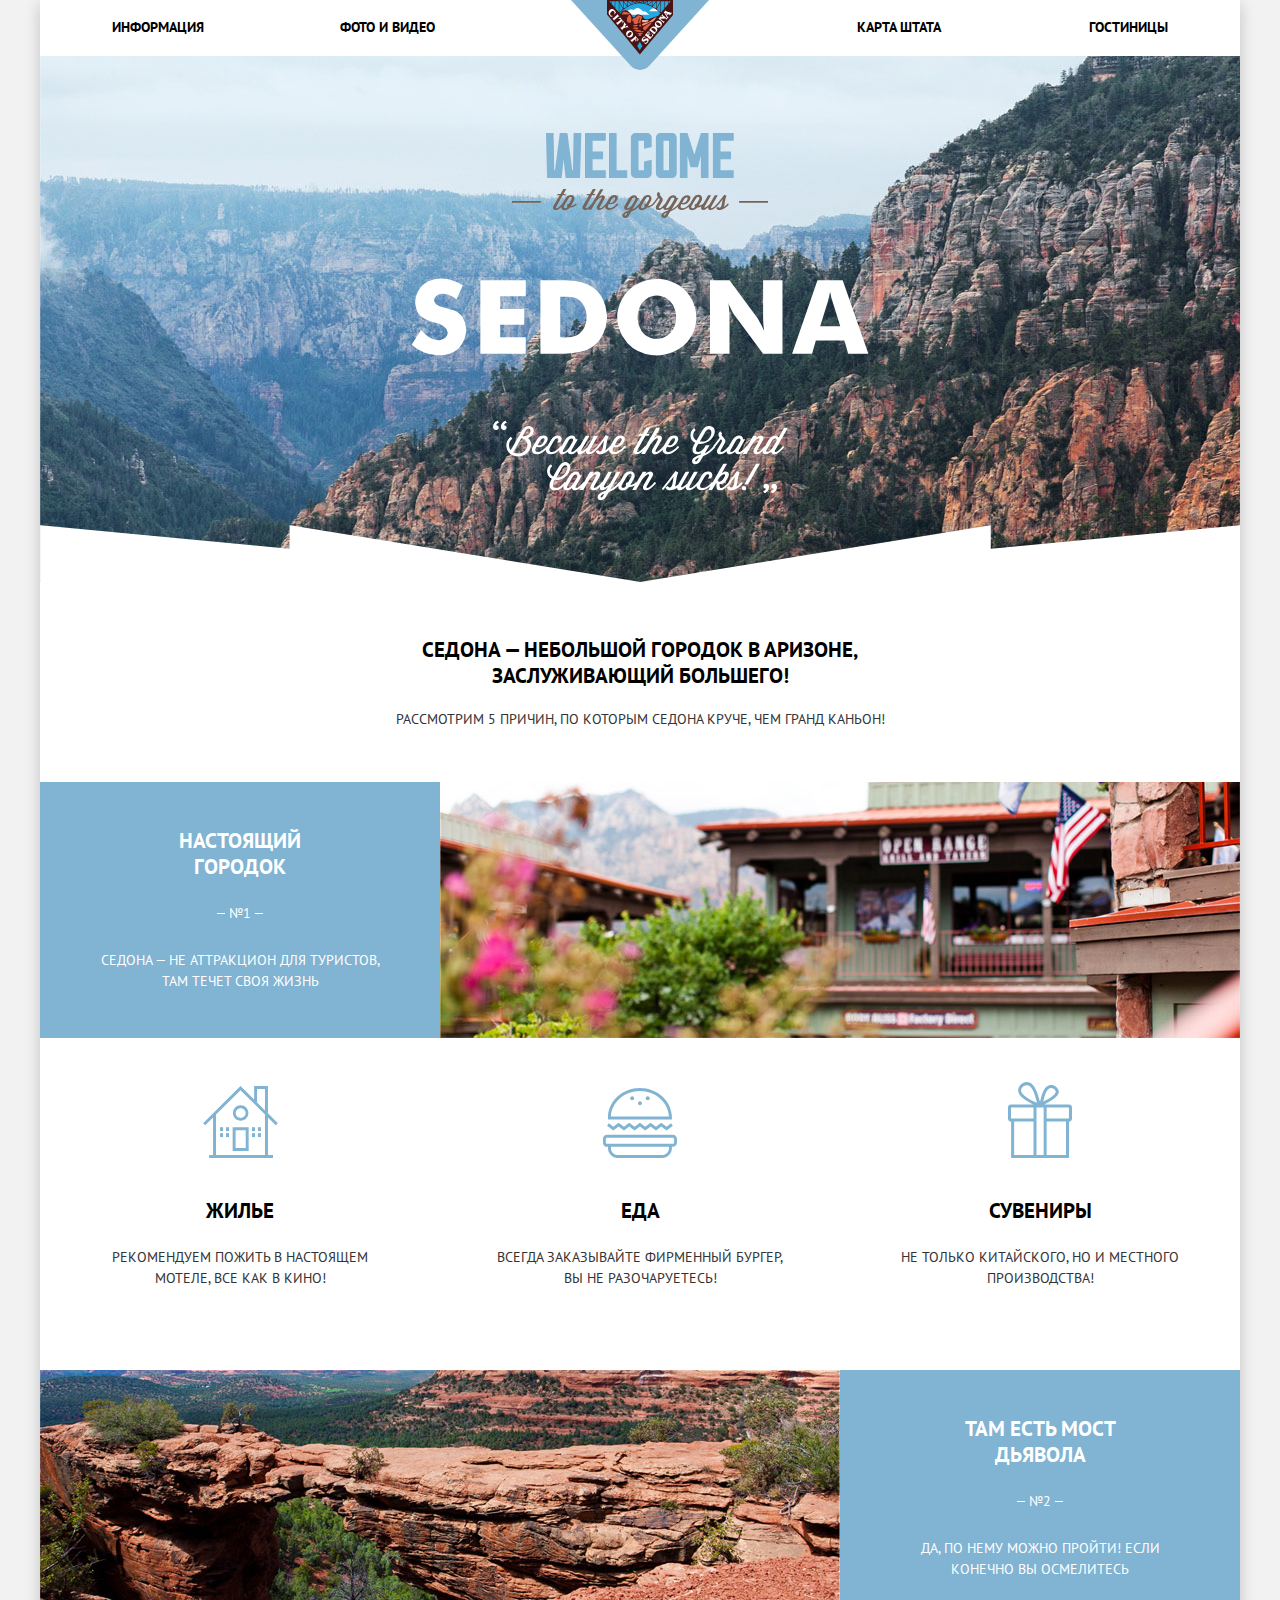
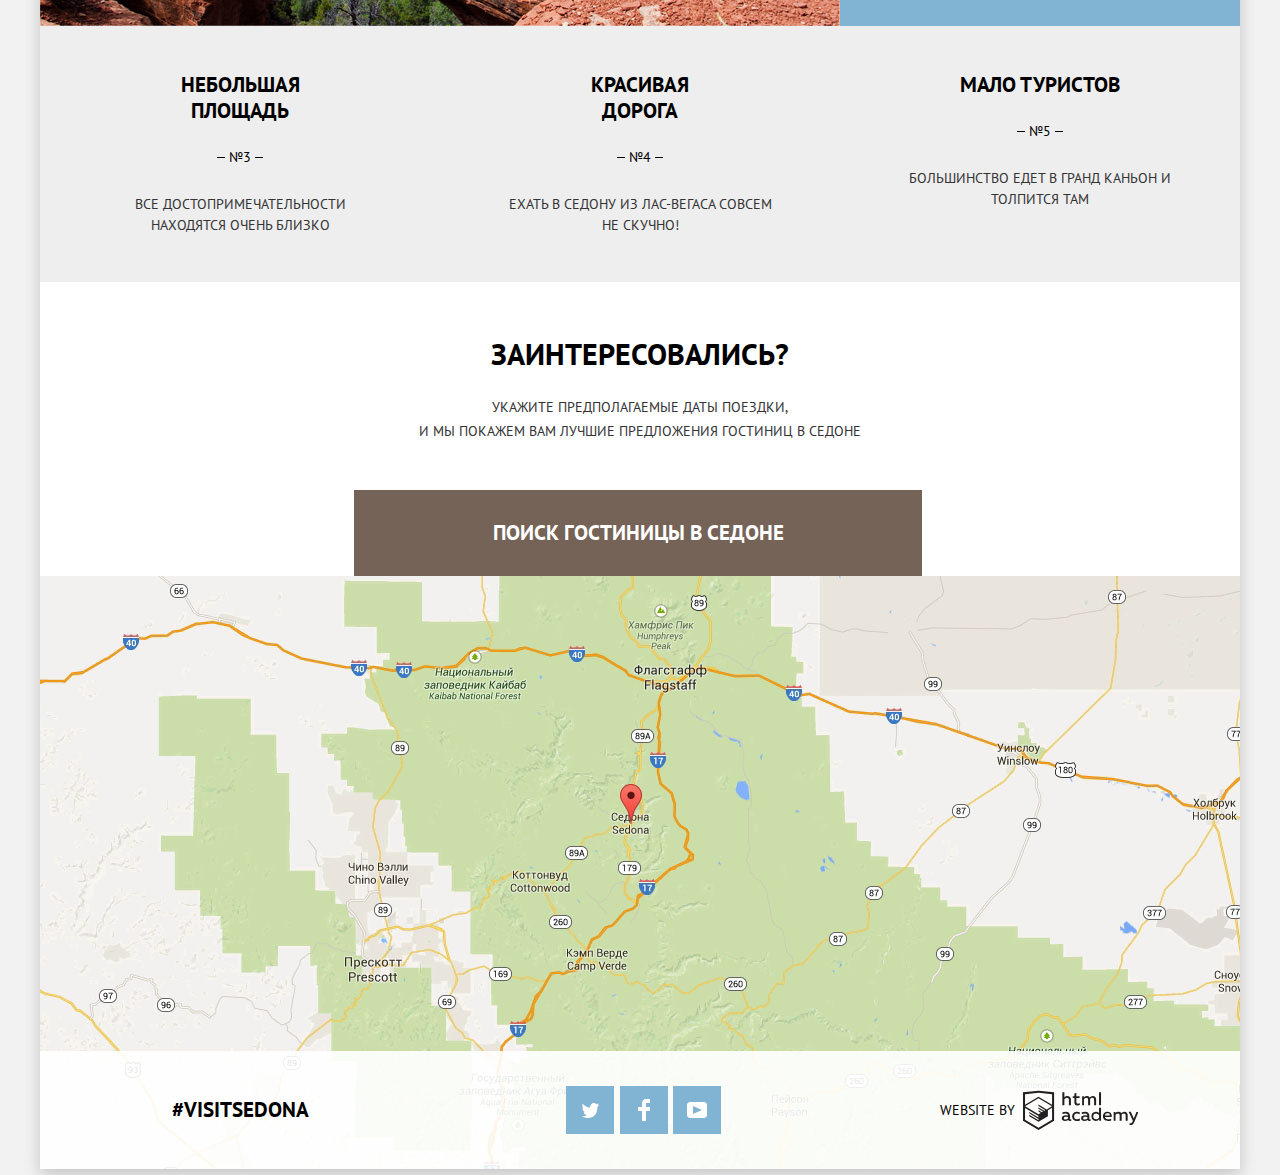
<file: index.html>
<!DOCTYPE html>
<html lang="ru">

	<head>
		<meta charset="utf-8">
		<title>Седона</title>
		<link rel="preconnect" href="https://fonts.googleapis.com">
		<link rel="preconnect" href="https://fonts.gstatic.com" crossorigin>
		<link href="https://fonts.googleapis.com/css2?family=PT+Sans:wght@400;700&display=swap" rel="stylesheet">
		<link href="css/normalize.css" rel="stylesheet">
		<link href="css/style.css" rel="stylesheet">
	</head>
	
	<body>
		
		<div class="main-container">
		
			<!-- HEADER -->
			
			<header class="main-header">
			
				<nav class="main-navigation">
				
					<a class="main-logo" href="#">
						<img src="svg/logo.svg" width="138" height="70" alt="Логотип">
					</a>
				
					<ul class="site-navigation site-navigation-left">				
						<li><a href="info.html">Информация</a></li>
						<li><a href="media.html">Фото и видео</a></li>
					</ul>
					
					<ul class="site-navigation site-navigation-right">				
						<li><a href="map.html">Карта штата</a></li>
						<li><a href="hotels.html">Гостиницы</a></li>
					</ul>
				
				</nav>
			
			</header>
			
			<!-- MAIN -->
			
			<main class="container">
			
			<h1 class="visually-hidden">Sedona</h1>
			
				<!-- GREETINGS SECTION -->
				
				<section class="greetings">
					
					<h2 class="visually-hidden">Welcome to the georgeous Sedona</h2>
					
					<ul class="slogan">
					
						<li>
							<img src="svg/slogan-welcome.svg" width="258" height="86" alt="Welcome to the georgeous">
						</li>
						
						<li>
							<img src="svg/slogan-sedona.svg" width="460" height="78" alt="Sedona">
						</li>
						
						<li>
							<img src="svg/slogan-because.svg" width="297" height="81" alt="Because the grand canyon sucks">
						</li>

					</ul>
				
				</section>
				
				<!-- FEATURES SECTION -->
				
				<section class="features">
				
					<h2 class="visually-hidden">Преимущества</h2>
					
					<b class="bold-header">
					Седона — небольшой городок в Аризоне, заслуживающий большего!
					</b>
					
					<p class="description">
					Рассмотрим 5 причин, по которым Седона круче, чем Гранд Каньон!
					</p>
				
					<!-- LIST OF FEATURES -->
					
					<ul class="features-list">
					
						<li class="feature-item feature-item-blue">
						
							<h3>Настоящий городок</h3>						
							<b class="feature-number">№1</b>
							<p class="description">
							Седона — не аттракцион для туристов, там течет своя жизнь
							</p>
						
						</li>
						
						<li class="feature-image">
						
							<img src="img/city.jpg" width="800" height="256" alt="City">
						
						</li>
						
						<li class="feature-bonus feature-bonus-appartement">
						
							<h3>Жилье</h3>
							<p class="description">
							Рекомендуем пожить в настоящем мотеле, все как в кино!
							</p>
						
						</li>
						
						<li class="feature-bonus feature-bonus-food">
						
							<h3>Еда</h3>
							<p class="description">
							Всегда заказывайте фирменный бургер, вы не разочаруетесь!
							</p>
						
						</li>
						
						<li class="feature-bonus feature-bonus-souvenirs">
						
							<h3>Сувениры</h3>
							<p class="description">
							Не только китайского, но и местного производства!
							</p>
						
						</li>
						
						<li class="feature-image">
						
							<img src="img/devils-bridge.jpg" width="800" height="256" alt="Bridge">
						
						</li>
						
						<li class="feature-item feature-item-blue">
						
							<h3>Там есть мост дьявола</h3>						
							<b class="feature-number">№2</b>
							<p class="description">
							Да, по нему можно пройти! Если конечно вы осмелитесь
							</p>
						
						</li>
						
						<li class="feature-item feature-item-grey">
						
							<h3>Небольшая площадь</h3>						
							<b class="feature-number">№3</b>
							<p class="description">
							Все достопримечательности находятся очень близко
							</p>
						
						</li>
						
						<li class="feature-item feature-item-grey">
						
							<h3>Красивая дорога</h3>						
							<b class="feature-number">№4</b>
							<p class="description">
							Ехать в Седону из Лас-Вегаса совсем не скучно!
							</p>
						
						</li>
						
						<li class="feature-item feature-item-grey">
						
							<h3>Мало туристов</h3>						
							<b class="feature-number">№5</b>
							<p class="description">
							Большинство едет в Гранд Каньон и толпится там
							</p>
						
						</li>
					
					</ul>
				
				</section>
				
				<!-- RESERVATION SECTION -->
				
				<section class="reservation">
				
					<h2>Заинтересовались?</h2>
					
					<p class="description">
					Укажите предполагаемые даты поездки,<br>
					и мы покажем вам лучшие предложения гостиниц в Седоне
					</p>
					
					<a class="button button-reservation" href="reservation.html">Поиск гостиницы в Седоне</a>
					
				</section>
				
				<!-- MODAL -->
			
				<section class="reservation-modal">
					
					<h2 class="visually-hidden">Поиск гостиницы</h2>
					
						<!-- RESERVATION FORM -->
						
						<form class="reservation-form" action="https://echo.htmlacademy.ru" method="get">
						
							<p class="reservation-field reservation-field-dates">
							
								<button class="reservation-icon-calendar" type="button">Кнопка выбора даты заезда</button>																								
								<label for="date-arrival-id">Дата заезда:</label>								
								<input type="text" name="date-arrival" id="date-arrival-id" value="" placeholder="01.01.2023">
								
							</p>
							
							<p class="reservation-field reservation-field-dates">
							
								<button class="reservation-icon-calendar" type="button">Кнопка выбора даты выезда</button>																
								<label for="date-departure-id">Дата выезда:</label>
								<input type="text" name="date-departure" id="date-departure-id" value="" placeholder="02.01.2023">								
								
							</p>
							
							<div class="reservation-fields-container">
							
								<p class="reservation-field reservation-field-guests">
								
									<label for="adults-id">Взрослые:</label>
									
									<button class="reservation-counter-icon icon-minus" type="button">
										<span>-</span>
									</button>
									
									<input type="text" name="adults" id="adults-id" placeholder="1">
									
									<button class="reservation-counter-icon icon-plus" type="button">
										<span>+</span>
									</button>
									
								</p>
								
								<p class="reservation-field reservation-field-guests reservation-field-kids">
								
									<label for="kids-id">Дети:</label>
									
									<button class="reservation-counter-icon icon-minus" type="button">
										<span>-</span>
									</button>
									
									<input type="text" name="kids" id="kids-id" placeholder="1">
									
									<button class="reservation-counter-icon icon-plus" type="button">
										<span>+</span>
									</button>
									
								</p>
								
							</div>	
							
						<button class="button button-search" type="submit">Найти</button>
					
					</form>
					
				</section>
				
				<!-- MAP SECTION -->
				
				<section class="map">
				
					<h2 class="visually-hidden">Карта проезда</h2>
					
					<p>
						<img src="img/map.jpg" width="1200" height="593" alt="Карта проезда">
					</p>
				
				</section>
			
			</main>
			
			<!-- FOOTER -->
			
			<footer class="main-footer index-footer">
			
				<a class="footer-hashtag" href="#">#VISITSEDONA</a>				
												
				<ul class="footer-social">
				
					<li>
						<a class="social-button" href="#">
							<img src="svg/icon-twitter.svg" alt="Twitter" width="17" height="15">
							<span class="visually-hidden">"Twitter"</span>
						</a>
					</li>
					
					<li>
						<a class="social-button" href="#">
							<img src="svg/icon-facebook.svg" alt="Facebook" width="12" height="22">
							<span class="visually-hidden">"Facebook"</span>
						</a>
					</li>
					
					<li>
						<a class="social-button" href="#">
							<img src="svg/icon-youtube.svg" alt="YouTube" width="20" height="16">
							<span class="visually-hidden">"Youtube"</span>
						</a>
					</li>
					
				</ul>
									
				<a class="footer-copyright" href="https://htmlacademy.ru/intensive/htmlcss">
				
					<span>Website by</span>
					
					<svg xmlns="http://www.w3.org/2000/svg" width="115" height="41" viewBox="0 0 113 39"><path d="M401.93,351.51a2.07,2.07,0,0,0,.58-0.11v1.4a3.41,3.41,0,0,1-1.24.22,1.75,1.75,0,0,1-1.75-1,5.08,5.08,0,0,1-3.3,1.13c-1.59,0-3.06-.87-3.06-2.68,0-2.24,2.08-2.93,3.9-2.93a11.63,11.63,0,0,1,2.28.26v-0.31c0-1.09-.8-1.86-2.3-1.86a7.79,7.79,0,0,0-3.15.67v-1.79a10.72,10.72,0,0,1,3.35-.58c2.48,0,4,1.18,4,3.83v3.14A0.57,0.57,0,0,0,401.93,351.51Zm-6.76-1.19a1.42,1.42,0,0,0,1.64,1.29,3.56,3.56,0,0,0,2.53-1V349.1a10.21,10.21,0,0,0-1.9-.22C396.34,348.89,395.17,349.23,395.17,350.33Z" transform="translate(-355.09 -323.29)" /><path d="M408.15,343.91a5.29,5.29,0,0,1,2.7.67v1.79a4.28,4.28,0,0,0-2.42-.73,2.89,2.89,0,1,0,0,5.76,5.26,5.26,0,0,0,2.55-.67v1.8a6.58,6.58,0,0,1-2.9.6,4.42,4.42,0,0,1-4.72-4.54A4.54,4.54,0,0,1,408.15,343.91Z" transform="translate(-355.09 -323.29)" /><path d="M420.93,351.51a2.07,2.07,0,0,0,.58-0.11v1.4a3.41,3.41,0,0,1-1.24.22,1.75,1.75,0,0,1-1.75-1,5.08,5.08,0,0,1-3.3,1.13c-1.59,0-3.06-.87-3.06-2.68,0-2.24,2.08-2.93,3.9-2.93a11.63,11.63,0,0,1,2.28.26v-0.31c0-1.09-.8-1.86-2.3-1.86a7.79,7.79,0,0,0-3.15.67v-1.79a10.72,10.72,0,0,1,3.35-.58c2.48,0,4,1.18,4,3.83v3.14A0.57,0.57,0,0,0,420.93,351.51Zm-6.76-1.19a1.42,1.42,0,0,0,1.64,1.29,3.56,3.56,0,0,0,2.53-1V349.1a10.21,10.21,0,0,0-1.9-.22C415.33,348.89,414.17,349.23,414.17,350.33Z" transform="translate(-355.09 -323.29)" /><path d="M431.76,340.14V352.9H430v-1.39a4.07,4.07,0,0,1-3.35,1.62,4.62,4.62,0,0,1,0-9.22,4,4,0,0,1,3.15,1.37v-5.14h2ZM427,345.62a2.9,2.9,0,0,0,0,5.8,3,3,0,0,0,2.79-1.84v-2.13A3.06,3.06,0,0,0,427,345.62Z" transform="translate(-355.09 -323.29)" /><path d="M438.08,343.91c3.48,0,4.68,2.81,4.12,5.34h-6.58c0.22,1.57,1.75,2.22,3.35,2.22a6.41,6.41,0,0,0,2.77-.62v1.68a7.5,7.5,0,0,1-3.14.6c-2.68,0-5-1.53-5-4.61A4.39,4.39,0,0,1,438.08,343.91Zm0.09,1.62a2.39,2.39,0,0,0-2.57,2.26h4.85A2.06,2.06,0,0,0,438.17,345.53Z" transform="translate(-355.09 -323.29)" /><path d="M444.19,352.9v-8.75h1.73v1.09a4,4,0,0,1,2.92-1.33,3,3,0,0,1,2.73,1.4,4.33,4.33,0,0,1,3.06-1.4,3.21,3.21,0,0,1,3.32,3.52v5.47h-2v-5.41a1.67,1.67,0,0,0-1.73-1.84,2.94,2.94,0,0,0-2.17,1.18c0,0.2,0,.4,0,0.6v5.47h-2v-5.41a1.67,1.67,0,0,0-1.73-1.84,3.11,3.11,0,0,0-2.32,1.35v5.91h-2Z" transform="translate(-355.09 -323.29)" /><path d="M466.56,344.15h2l-4.1,9.93c-0.95,2.28-2.19,3-3.52,3a5,5,0,0,1-1.15-.15v-1.66a3,3,0,0,0,.89.13c0.95,0,1.66-.67,2.17-2l0.18-.44-4.16-8.82H461l3,6.6Z" transform="translate(-355.09 -323.29)" /><path d="M395.75,324.82v5a4,4,0,0,1,2.83-1.2,3.41,3.41,0,0,1,3.61,3.57v5.41h-2v-5.16a1.9,1.9,0,0,0-2-2.1,3.08,3.08,0,0,0-2.44,1.46v5.8h-2V324.82h2Z" transform="translate(-355.09 -323.29)" /><path d="M407.52,325.71v3.12h3.17v1.71h-3.17v4c0,1.15.53,1.53,1.66,1.53a4.71,4.71,0,0,0,1.77-.35v1.68a7.14,7.14,0,0,1-2.35.38,2.68,2.68,0,0,1-3-2.88v-4.38H404v-1.71h1.57v-2.64Z" transform="translate(-355.09 -323.29)" /><path d="M413.19,337.58v-8.75h1.73v1.09a4,4,0,0,1,2.92-1.33,3,3,0,0,1,2.73,1.4,4.33,4.33,0,0,1,3.06-1.4,3.21,3.21,0,0,1,3.32,3.52v5.47h-2v-5.41a1.67,1.67,0,0,0-1.73-1.84,2.94,2.94,0,0,0-2.17,1.18c0,0.2,0,.4,0,0.6v5.47h-2v-5.41a1.67,1.67,0,0,0-1.73-1.84,3.11,3.11,0,0,0-2.32,1.35v5.91h-2Z" transform="translate(-355.09 -323.29)" /><rect x="74.72" y="1.52" width="1.95" height="12.76" /><path d="M370.53,323.31l-0.16,0-15.28,1.6v28L370.37,362l15.28-9.09v-28Zm13.12,28.45-13.28,7.9-13.28-7.9V340.28l13.22,7.87,0,1.43-9.07-5.4v1.38l9.11,5.47,0,1.46-9.1-5.42v1.38l9.11,5.47h0l9.19-5.5v-1.39h0v-4.52l4.1-2.45v11.67Zm0-13.16L380,340.74h0l-1.68,1-8-4.76v1.38l6.84,4.07-0.06,0-0.15.09-1,.57-5.64-3.36v1.38l4.45,2.65-1.05.7,0,0-3.36-2v1.38l2.21,1.3-2.25,1.35-13.16-7.82,13.17-7.92h0Zm0-1.39-13.35-7.87h0l-13.2,7.86v-10.5l13.28-1.39,13.28,1.39v10.51Z" transform="translate(-355.09 -323.29)" /></svg>  
					
				</a>				
			
			</footer>
		
		</div>
		
		<!-- JS Scrypt -->
		
		<!-- Commentary 8 -->
		
		<!-- Commentary 14 -->
		
		<!-- Commentary 20 -->
		
		<script src="js/modal-sedona.js"></script>				
	
	<!-- END OF DOCUMENT -->
	
	</body>
	
</html>
</file>
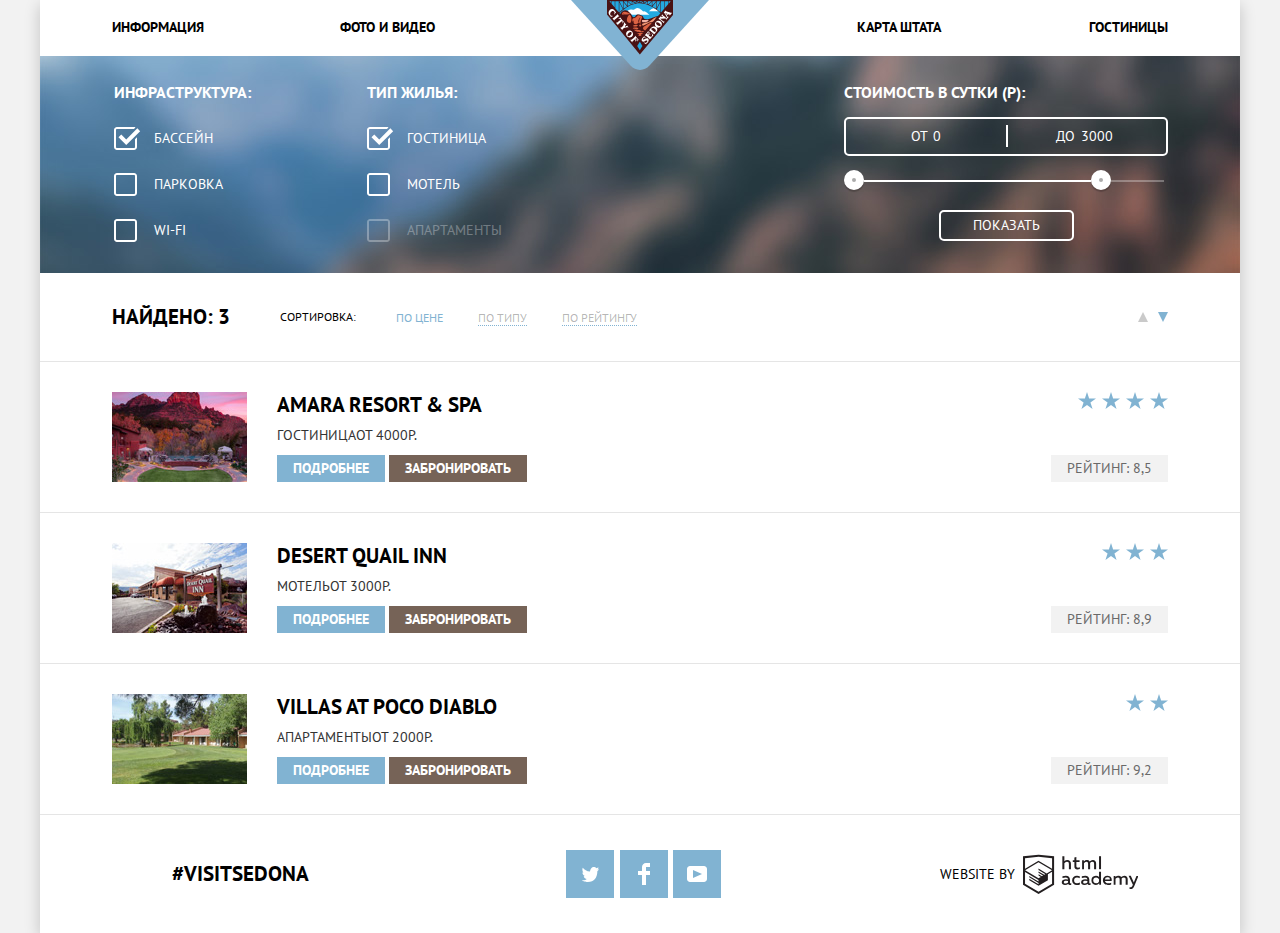
<file: hotels.html>
<!DOCTYPE html>
<html lang="ru">

	<head>
		<meta charset="utf-8">
		<title>Гостиницы</title>
		<link rel="preconnect" href="https://fonts.googleapis.com">
		<link rel="preconnect" href="https://fonts.gstatic.com" crossorigin>
		<link href="https://fonts.googleapis.com/css2?family=PT+Sans:wght@400;700&display=swap" rel="stylesheet">
		<link href="css/normalize.css" rel="stylesheet">
		<link href="css/style.css" rel="stylesheet">
	</head>
	
	<body>
		
		<div class="main-container main-container-hotels">
		
			<!-- HEADER -->
			
			<header class="main-header">
			
				<nav class="main-navigation">
				
					<a class="main-logo" href="index.html">
						<img src="svg/logo.svg" width="138" height="70" alt="Логотип">
					</a>
				
					<ul class="site-navigation site-navigation-left">				
						<li><a href="info.html">Информация</a></li>
						<li><a href="media.html">Фото и видео</a></li>
					</ul>
					
					<ul class="site-navigation site-navigation-right">				
						<li><a href="map.html">Карта штата</a></li>
						<li><a href="hotels.html">Гостиницы</a></li>
					</ul>
				
				</nav>
			
			</header>
			
			<!-- MAIN -->
			
			<main class="container">
			
			<h1 class="visually-hidden">Гостиницы</h1>
			
				<!-- SEARCH FORM SECTION -->
				
				<section class="hotel-search-form">
					
					<h2 class="visually-hidden">Поиск жилья</h2>
					
					<!-- FORM -->
					
					<form class="filter" action="https://echo.htmlacademy.ru" method="get" >
					
						<!-- SECTION 1 -->
												
						<fieldset>						
							
							<legend>Инфраструктура:</legend>				
								
								<ul>
								
									<li class="filter-option">
										<input class="visually-hidden filter-checkbox" type="checkbox" name="pool" id="pool-id"
											checked>
										<label for="pool-id">Бассейн</label>
									</li>
									
									<li class="filter-option">
										<input class="visually-hidden filter-checkbox" type="checkbox" name="parking" id="parking-id">
										<label for="parking-id">Парковка</label>
									</li>
									
									<li class="filter-option">
										<input class="visually-hidden filter-checkbox" type="checkbox" name="wi-fi" id="wi-fi-id">
										<label for="wi-fi-id">Wi-Fi</label>
									</li>
									
								</ul>
								
						</fieldset>
						
						<!-- SECTION 2 -->
						
						<fieldset>
						
							<legend>Тип жилья:</legend>				
								
								<ul>
								
									<li class="filter-option">
										<input class="visually-hidden filter-checkbox" type="checkbox" name="hotel" id="hotel-id"
											checked>
										<label for="hotel-id">Гостиница</label>
									</li>
									
									<li class="filter-option">
										<input class="visually-hidden filter-checkbox" type="checkbox" name="motel" id="motel-id">
										<label for="motel-id">Мотель</label>
									</li>
									
									<li class="filter-option">
										<input class="visually-hidden filter-checkbox" type="checkbox" name="apartments" id="apartments-id" disabled>
										<label for="apartments-id">Апартаменты</label>
									</li>
									
								</ul>
								
						</fieldset>	
						
						<div class="filter-range">
						
							<b>Стоимость в сутки (р):</b>
							
							<p class="price-controls">
							
								<label class="min-price">
									от <input type="text" name="min-price" value="0">
								</label>
								
								<label class="max-price">
									до <input type="text" name="max-price" value="3000">
								</label>
								
							</p>
							
							<div class="range-controls">
							
								<div class="range-toggle" tabindex="0"></div>
								<span class="bar"></span>
								<div class="range-toggle" tabindex="0"></div>
								
							</div>
													
							<button class="button button-filter" type="submit">Показать</button>
							
						</div>
						
					</form>
				
				</section>
				
				<!-- RESULT SECTION -->
				
				<section class="result">
					
					<h2 class="visually-hidden">Результаты поиска</h2>
					
					<!-- RESULT HEADER -->
					
					<div class="result-header">
					
						<b>Найдено: 3</b>
						
						<span>Сортировка:</span>
						
						<ul class="sort-method">
							<li class="sort-method-current"><a>По цене</a></li>
							<li><a href="#">По типу</a></li>
							<li><a href="#">По рейтингу</a></li>
						</ul>
					
						<ul class="sort-direction">
							<li><a class="sort-direction-inactive"></a></li>
							<li><a class="sort-direction-current" href="#"></a></li>
						</ul>
					
					</div>
					
					<!-- RESULT ITEMS LIST -->
					
					<ul class="result-list">
					
						<!-- RESULT 1 -->
					
						<li class="result-item">
							
							<p class="result-item-image">
								<img src="img/amara-resort.jpg" width="135" height="90" alt="amara-resort">
							</p>
							
							<div class="result-item-description">
							
								<h3>Amara resort & spa</h3>							
								
								<div class = "result-item-description-container">
									<span class="description">Гостиница</span>
									<span class="description">от 4000р.</span>
								</div>
								
								<div class = "result-item-description-container">
									<a class="button" href="amara-resort.html">Подробнее</a>
									<a class="button button-brown" href="booking.html">Забронировать</a>
								</div>
							
							</div>
							
							<div class="result-item-rating">
								
								<p>
									<span class="star-icon"></span>
									<span class="star-icon"></span>
									<span class="star-icon"></span>
									<span class="star-icon"></span>
								</p>
								
								<span class="description rating-grade">Рейтинг: 8,5</span>
							
							</div>
					
						</li>
						
						<!-- RESULT 2 -->
					
						<li class="result-item">
							
							<p class="result-item-image">
								<img src="img/desert-quail-inn.jpg" width="135" height="90" alt="desert-quail-inn">
							</p>
							
							<div class="result-item-description">
							
								<h3>Desert Quail Inn</h3>

								<div class = "result-item-description-container">
									<span class="description">Мотель</span>
									<span class="description">от 3000р.</span>
								</div>
								
								<div class = "result-item-description-container">
									<a class="button" href="amara-resort.html">Подробнее</a>
									<a class="button button-brown" href="booking.html">Забронировать</a>
								</div>
							
							</div>
							
							<div class="result-item-rating">
								
								<p>
									<span class="star-icon"></span>
									<span class="star-icon"></span>
									<span class="star-icon"></span>
								</p>
								
								<span class="description rating-grade">Рейтинг: 8,9</span>
							
							</div>
					
						</li>
						
						<!-- RESULT 3 -->
					
						<li class="result-item">
							
							<p class="result-item-image">
								<img src="img/villas-at-poco-diablo.jpg" width="135" height="90" alt="villas-at-poco-diablo">
							</p>
							
							<div class="result-item-description">
							
								<h3>Villas at Poco Diablo</h3>	

								<div class = "result-item-description-container">
									<span class="description">Апартаменты</span>
									<span class="description">от 2000р.</span>
								</div>
								
								<div class = "result-item-description-container">
									<a class="button" href="amara-resort.html">Подробнее</a>
									<a class="button button-brown" href="booking.html">Забронировать</a>
								</div>
								
							
							</div>
							
							<div class="result-item-rating">
								
								<p>
									<span class="star-icon"></span>
									<span class="star-icon"></span>
								</p>
								
								<span class="description rating-grade">Рейтинг: 9,2</span>
							
							</div>
					
						</li>
					
					</ul>
					
					<!-- END OF RESULT ITEMS LIST -->
				
				</section>
			
			</main>
			
			<!-- FOOTER -->
			
			<footer class="main-footer">
			
				<a class="footer-hashtag" href="#">#VISITSEDONA</a>				
												
				<ul class="footer-social">
				
					<li>
						<a class="social-button" href="#">
							<img src="svg/icon-twitter.svg" alt="Twitter" width="17" height="15">
							<span class="visually-hidden">"Twitter"</span>
						</a>
					</li>
					
					<li>
						<a class="social-button" href="#">
							<img src="svg/icon-facebook.svg" alt="Facebook" width="12" height="22">
							<span class="visually-hidden">"Facebook"</span>
						</a>
					</li>
					
					<li>
						<a class="social-button" href="#">
							<img src="svg/icon-youtube.svg" alt="YouTube" width="20" height="16">
							<span class="visually-hidden">"Youtube"</span>
						</a>
					</li>
					
				</ul>
									
				<a class="footer-copyright" href="https://htmlacademy.ru/intensive/htmlcss">
				
					<span>Website by</span>
					
					<svg xmlns="http://www.w3.org/2000/svg" width="115" height="41" viewBox="0 0 113 39"><path d="M401.93,351.51a2.07,2.07,0,0,0,.58-0.11v1.4a3.41,3.41,0,0,1-1.24.22,1.75,1.75,0,0,1-1.75-1,5.08,5.08,0,0,1-3.3,1.13c-1.59,0-3.06-.87-3.06-2.68,0-2.24,2.08-2.93,3.9-2.93a11.63,11.63,0,0,1,2.28.26v-0.31c0-1.09-.8-1.86-2.3-1.86a7.79,7.79,0,0,0-3.15.67v-1.79a10.72,10.72,0,0,1,3.35-.58c2.48,0,4,1.18,4,3.83v3.14A0.57,0.57,0,0,0,401.93,351.51Zm-6.76-1.19a1.42,1.42,0,0,0,1.64,1.29,3.56,3.56,0,0,0,2.53-1V349.1a10.21,10.21,0,0,0-1.9-.22C396.34,348.89,395.17,349.23,395.17,350.33Z" transform="translate(-355.09 -323.29)" /><path d="M408.15,343.91a5.29,5.29,0,0,1,2.7.67v1.79a4.28,4.28,0,0,0-2.42-.73,2.89,2.89,0,1,0,0,5.76,5.26,5.26,0,0,0,2.55-.67v1.8a6.58,6.58,0,0,1-2.9.6,4.42,4.42,0,0,1-4.72-4.54A4.54,4.54,0,0,1,408.15,343.91Z" transform="translate(-355.09 -323.29)" /><path d="M420.93,351.51a2.07,2.07,0,0,0,.58-0.11v1.4a3.41,3.41,0,0,1-1.24.22,1.75,1.75,0,0,1-1.75-1,5.08,5.08,0,0,1-3.3,1.13c-1.59,0-3.06-.87-3.06-2.68,0-2.24,2.08-2.93,3.9-2.93a11.63,11.63,0,0,1,2.28.26v-0.31c0-1.09-.8-1.86-2.3-1.86a7.79,7.79,0,0,0-3.15.67v-1.79a10.72,10.72,0,0,1,3.35-.58c2.48,0,4,1.18,4,3.83v3.14A0.57,0.57,0,0,0,420.93,351.51Zm-6.76-1.19a1.42,1.42,0,0,0,1.64,1.29,3.56,3.56,0,0,0,2.53-1V349.1a10.21,10.21,0,0,0-1.9-.22C415.33,348.89,414.17,349.23,414.17,350.33Z" transform="translate(-355.09 -323.29)" /><path d="M431.76,340.14V352.9H430v-1.39a4.07,4.07,0,0,1-3.35,1.62,4.62,4.62,0,0,1,0-9.22,4,4,0,0,1,3.15,1.37v-5.14h2ZM427,345.62a2.9,2.9,0,0,0,0,5.8,3,3,0,0,0,2.79-1.84v-2.13A3.06,3.06,0,0,0,427,345.62Z" transform="translate(-355.09 -323.29)" /><path d="M438.08,343.91c3.48,0,4.68,2.81,4.12,5.34h-6.58c0.22,1.57,1.75,2.22,3.35,2.22a6.41,6.41,0,0,0,2.77-.62v1.68a7.5,7.5,0,0,1-3.14.6c-2.68,0-5-1.53-5-4.61A4.39,4.39,0,0,1,438.08,343.91Zm0.09,1.62a2.39,2.39,0,0,0-2.57,2.26h4.85A2.06,2.06,0,0,0,438.17,345.53Z" transform="translate(-355.09 -323.29)" /><path d="M444.19,352.9v-8.75h1.73v1.09a4,4,0,0,1,2.92-1.33,3,3,0,0,1,2.73,1.4,4.33,4.33,0,0,1,3.06-1.4,3.21,3.21,0,0,1,3.32,3.52v5.47h-2v-5.41a1.67,1.67,0,0,0-1.73-1.84,2.94,2.94,0,0,0-2.17,1.18c0,0.2,0,.4,0,0.6v5.47h-2v-5.41a1.67,1.67,0,0,0-1.73-1.84,3.11,3.11,0,0,0-2.32,1.35v5.91h-2Z" transform="translate(-355.09 -323.29)" /><path d="M466.56,344.15h2l-4.1,9.93c-0.95,2.28-2.19,3-3.52,3a5,5,0,0,1-1.15-.15v-1.66a3,3,0,0,0,.89.13c0.95,0,1.66-.67,2.17-2l0.18-.44-4.16-8.82H461l3,6.6Z" transform="translate(-355.09 -323.29)" /><path d="M395.75,324.82v5a4,4,0,0,1,2.83-1.2,3.41,3.41,0,0,1,3.61,3.57v5.41h-2v-5.16a1.9,1.9,0,0,0-2-2.1,3.08,3.08,0,0,0-2.44,1.46v5.8h-2V324.82h2Z" transform="translate(-355.09 -323.29)" /><path d="M407.52,325.71v3.12h3.17v1.71h-3.17v4c0,1.15.53,1.53,1.66,1.53a4.71,4.71,0,0,0,1.77-.35v1.68a7.14,7.14,0,0,1-2.35.38,2.68,2.68,0,0,1-3-2.88v-4.38H404v-1.71h1.57v-2.64Z" transform="translate(-355.09 -323.29)" /><path d="M413.19,337.58v-8.75h1.73v1.09a4,4,0,0,1,2.92-1.33,3,3,0,0,1,2.73,1.4,4.33,4.33,0,0,1,3.06-1.4,3.21,3.21,0,0,1,3.32,3.52v5.47h-2v-5.41a1.67,1.67,0,0,0-1.73-1.84,2.94,2.94,0,0,0-2.17,1.18c0,0.2,0,.4,0,0.6v5.47h-2v-5.41a1.67,1.67,0,0,0-1.73-1.84,3.11,3.11,0,0,0-2.32,1.35v5.91h-2Z" transform="translate(-355.09 -323.29)" /><rect x="74.72" y="1.52" width="1.95" height="12.76" /><path d="M370.53,323.31l-0.16,0-15.28,1.6v28L370.37,362l15.28-9.09v-28Zm13.12,28.45-13.28,7.9-13.28-7.9V340.28l13.22,7.87,0,1.43-9.07-5.4v1.38l9.11,5.47,0,1.46-9.1-5.42v1.38l9.11,5.47h0l9.19-5.5v-1.39h0v-4.52l4.1-2.45v11.67Zm0-13.16L380,340.74h0l-1.68,1-8-4.76v1.38l6.84,4.07-0.06,0-0.15.09-1,.57-5.64-3.36v1.38l4.45,2.65-1.05.7,0,0-3.36-2v1.38l2.21,1.3-2.25,1.35-13.16-7.82,13.17-7.92h0Zm0-1.39-13.35-7.87h0l-13.2,7.86v-10.5l13.28-1.39,13.28,1.39v10.51Z" transform="translate(-355.09 -323.29)" /></svg>  
					
				</a>				
			
			</footer>
		
		</div>
	
	</body>
	
</html>
</file>
<file: css/style.css>
/* GLOBAL STYLES */

body {
	margin: 0;
	padding: 0;

	font-family: "PT Sans", Arial, sans-serif;
	font-size: 14px;
	line-height: 21px;
	font-weight: 400;
	color: #000000;
	text-transform: uppercase;
  
	background-color: #f2f2f2;	
}

a {
	text-decoration: none;
}

img {
  max-width: 100%;
  height: auto;
}

.visually-hidden:not(:focus):not(:active),
input[type="checkbox"].visually-hidden,
input[type="radio"].visually-hidden {
	position: absolute;

	width: 1px;
	height: 1px;
	margin: -1px;
	border: 0;
	padding: 0;

	white-space: nowrap;

	clip-path: inset(100%);
	clip: rect(0 0 0 0);
	overflow: hidden;
}

.button {
	display: inline-block;
	margin-right: 4px;
	padding: 3px 16px;
	
	font: inherit;
	font-weight: 700;

	text-align: center;
	color: #ffffff;
	vertical-align: middle;
	text-transform: uppercase;

	background-color: #81b3d2;
	border: none;
}

.button:hover,
.button:focus {
	background-color: #669ec0;
}

.button:active {
	color: rgba(255, 255, 255, 0.3);
	
	background-color: #5496bd;
}

::placeholder{
	color: #a9a9a9;
}

.main-container {
	position: relative;
	
	margin: 0 auto;
	width: 1200px;
	
	background-color: #ffffff;
	background-image: url("../img/background-photo.jpg");
	background-position: top center;
	background-repeat: no-repeat;
	
	box-shadow: 0 5px 15px 0 rgba(0,0,0,0.2);
}

.main-container-hotels {	
	background-image: url("../img/filter-background.jpg");
	background-position: top center;
	background-repeat: no-repeat;
}

/* NAVIGATION */

.main-navigation {
	display: flex;
	justify-content: space-between;
	
	font-size: 14px;
	line-height: 26px;
	font-weight: 700;
	
	background-color: transparent;
	
	background-image: url("../img/navigation-background.png");
	background-position: 0 0;
	background-repeat: no-repeat;
}

.site-navigation {
	display: flex;	
	margin: 0;
	padding: 0;
	width: 460px;
	
	list-style: none;
}

.site-navigation-left {
	padding-left: 72px;	
}

.site-navigation-left li {
	margin-right: auto;
}

.main-logo {
	width: 138px;
	height: 70px;
	order:1;
}

.main-logo img {
	width: 138px;
	height: 70px;

	vertical-align: top;
}

.site-navigation-right {
	order:2;
	padding-right: 72px;	
}

.site-navigation-right li {
	margin-left: auto;
}

.site-navigation a {	
	display: block;
	padding: 14px 0;
	
	color: #000000;
}

.site-navigation a:hover,
.site-navigation a:focus {
	color: #81b3d2;
}

.site-navigation a:active {
	color: #000000;
	opacity: 0.3;
}

/* ------------------------------------------------- */
/* MAIN PAGE */

/* GREETINGS SECTION */

.greetings {
	padding-top: 62px;
	padding-bottom: 75px;
	
	background-image: url("../img/greetings-background.png");
	background-position: bottom;
	background-repeat: no-repeat;
}

.slogan {
	margin:0;	
	padding: 0;
	
	list-style: none;
}

.slogan li {
	text-align: center;
}

.slogan li:nth-child(1) {
	margin-bottom: 53px;	
}

.slogan li:nth-child(2) {
	margin-bottom: 58px;	
}

/* FEATURES SECTION */

.features {
	position: relative;
	z-index: 2;	
	
	padding-top: 55px;
	padding-bottom: 54px;	
	
	background-color: #ffffff;
}

.bold-header {
	display: block;
	padding: 0 350px;
	margin: 0;
	margin-bottom: 20px;
	
	font-size: 21px;
	line-height: 26px;
	text-align: center;
}

.description {
	color: #333333
}

.features > .description {
	margin-bottom: 52px;
	
	text-align: center;
}

.features-list {
	display: flex;
	flex-wrap: wrap;
	margin: 0;
	padding: 0;
	
	list-style: none;
}

.features-list h3{
	font-size: 21px;
	line-height: 26px;
	
}

.features-list li{
	text-align: center;	
}

.feature-number {
	font-weight: 400;
}

.feature-item {	
	width: 400px;	
	min-height: 256px;
}

.feature-item h3 {
	margin-top: 46px;
	margin-bottom: 23px;
	padding: 0 120px;
		
	text-align: center;
}

.feature-number {
	display: inline-block;
	position: relative;
	
	margin-bottom: 26px;
}

.feature-number::before {
	content: "";
  
	position: absolute;
	top: 45%;
	left: -12px;
    
	width: 8px;
	height: 1px;
  
	background-color: #ffffff;
}

.feature-number::after {
	content: "";
  
	position: absolute;
	top: 45%;
	left: calc(100% + 4px);;
    
	width: 8px;
	height: 1px;
  
	background-color: #ffffff;
}

.feature-item p {
	margin: 0;
	padding: 0 60px;
}

.feature-item-blue .description {	
	color: #ffffff;
}

.feature-image {		
	height: 256px;
}

.feature-image img {	
	width: 800px;
	height: 256px;
}

.feature-bonus {	
	width: 400px;
	min-height: 332px;
}

.feature-bonus h3 {
	position: relative;
	
	margin-top: 160px;
	margin-bottom: 23px;
}

.feature-bonus h3::before {
	content: "";
  
	position: absolute;
	
	top: -116px;
	left: 162px;
    
	width: 76px;
	height: 76px;
}

.feature-bonus-appartement h3::before {
	background-image: url("../svg/icon-appartement.svg");
	background-position: bottom;
	background-repeat: no-repeat;
}

.feature-bonus-food h3::before {
	background-image: url("../svg/icon-food.svg");
	background-position: bottom;
	background-repeat: no-repeat;
}

.feature-bonus-souvenirs h3::before {
	background-image: url("../svg/icon-souvenir.svg");
	background-position: bottom;
	background-repeat: no-repeat;
}

.feature-bonus .description {
	width: 300px;
	margin: 0 auto;
}

.feature-item-blue {
	color: #ffffff;
	
	background-color: #81b3d2;
}

.feature-item-grey {	
	background-color: #eeeeee;
}

.feature-item-grey .feature-number::before {	 
	background-color: #000000;
}

.feature-item-grey .feature-number::after {	 
	background-color: #000000;
}

/* RESERVATION SECTION */

.reservation {
	position: relative;
	z-index: 2;
	
	text-align: center;
	
	background-color: #fff;
}

.reservation h2{
	margin: 0;
	margin-bottom: 23px;
	
	font-size: 30px;
	line-height: 36px;
}

.reservation .description {	
	margin-bottom: 47px;
	
	font-size: 14px;
	line-height: 24px;
}

.button-reservation {	
	position: relative;
	
	width: 568px;
	padding: 30px 0;
	
	font-size: 21px;
	line-height: 26px;
	
	background-color: #766357;
}

.button-reservation:hover,
.button-reservation:focus {
	background-color: #604e43;
}

.button-reservation:active {
	background-color: #503e33;
}

/* ------------------------------------------------- */

/* RESERVATION MODAL SECTION*/

@keyframes bounce {
    0% {
		transform: translateY(-400px);
    }
        
    100% {
		transform: translateY(0px);
    }
}

@keyframes shake {
	0%,
	100% {
		transform: translateX(0);
	}

	10%,
	30%,
	50%,
	70%,
	90% {
		transform: translateX(-10px);
	}

	20%,
	40%,
	60%,
	80% {
		transform: translateX(10px);
	}
}

.reservation-modal {	
	position: absolute;
	left: 316px;	
		
	display: none;
		
	box-sizing: border-box;
	
	width: 568px;
	padding: 55px;
	
	background-color: #ffffff;
}

.modal-show {
	display: block;
	z-index: 1;
	
	animation: bounce 0.7s;
	
	position: absolute;
}

.modal-error {
  animation: shake 0.6s;
}

.reservation-fields-container {	
	display: flex;
	justify-content: space-between;
	
	margin-bottom: 55px;
}

.reservation-field {	
	margin: 0;
	
	font-size: 14px;
	line-height: 26px;
	font-weight: 700;
}

.reservation-field-dates {	
	position: relative;
	display: flex;
	
	margin-bottom: 30px;
}

.reservation-field label {	
	width: 112px;
	padding-top: 7px;
	padding-bottom: 7px;
	
	font: inherit;
		
	font-weight: 700;
}

.reservation-field input {
	box-sizing: border-box;
	padding-right: 35px;
	flex-grow: 2;
	
	font: inherit;
	
	font-size: 14px;
	line-height: 26px;
	font-weight: 700;
	text-transform: uppercase;
	
	background-color: #f2f2f2;
	border: none;
}

.reservation-field input:hover {
	background-color: #ebebeb;
}

.reservation-field input:focus {
	outline: none;
	border: 2px solid #e5e5e5;
	
	background-color: #ffffff;
}

.reservation-icon-calendar {
	position: absolute;
	top: 9px;
	left: 428px;
	
	
	width: 22px;
	height: 22px;
	
	font-size: 0;
	
	background-image: url("../svg/calendar.svg");
	background-position: center;
	background-repeat: no-repeat;
	border: none;
	
	cursor: pointer;
}

.reservation-icon-calendar:hover,
.reservation-icon-calendar:focus {
	background-image: url("../svg/calendar-focus.svg");
}

.reservation-icon-calendar:active {
	background-image: url("../svg/calendar-active.svg");
}

.reservation-field-guests {	
	position: relative;
	display: flex;
}

.reservation-counter-icon {
	position: relative;		
	
	width: 38px;
	height: 38px;
	
	font-size: 0;
	
	background-color: #f2f2f2;
	border: none;
	
	cursor: pointer;
}

.reservation-field-kids label {	
	width: 67px;
}

.reservation-field-guests input {
	width: 38px;
	height: 38px;
	padding-right: 0;
	
	text-align: center;
}

.reservation-counter-icon::before {
	content: "";
  
	position: absolute;
    top: 18px;	
	left: 14px;
	
	width: 11px;
	height: 3px;
  
	background-color: #a9a9a9;
}

.icon-plus::after {
	content: "";
  
	position: absolute;
	top: 18px;	
	left: 14px;
	
	width: 11px;
	height: 3px;
  
	background-color: #a9a9a9;
	
	transform: rotate(90deg);
}

.reservation-counter-icon:hover::before,
.reservation-counter-icon:focus::before {
	background-color: #000000;
}

.reservation-counter-icon:active::before {
	background-color: #81b3d2;
}

.icon-plus:hover::after,
.icon-plus:focus::after {
	background-color: #000000;
}

.icon-plus:active::after {
	background-color: #81b3d2;
}

.button-search {
	width: 100%;
	margin-right: 0;
	padding: 15px 5px;
	
	font-size: 21px;
	line-height: 26px;
}

/* MAP SECTION */

.map p {	
	height: 593px;
	margin: 0;
}

.map img {	
	width: 1200px;
	height: 593px;
	
}

/* ------------------------------------------------- */

/* HOTELS PAGE */

/* FORM SECTION */

.hotel-search-form {		
	padding: 12px 72px 32px 72px;
	
	color: #ffffff;
}

.filter {
	display: flex;
}


.filter fieldset {	
	margin-right: 114px;
	padding: 0;
	
	border: none;
}

.filter legend {
	margin-bottom: 25px;
	
	font-size: 16px;
	font-weight: 700;
}

.filter ul {
	margin: 0;
	padding: 0;
	
	list-style: none;
}

.filter-option {	
	margin-bottom: 25px;
	padding-left: 40px;
}

.filter-option label {
	position: relative;
	
	display: block;
	
	cursor: pointer;
	user-select: none;
}

.filter-option:last-child {
	margin-bottom: 0px;
	
	list-style: none;
}

.filter-option label::before {
	content: "";
  
	position: absolute;
	top: -1px;
	left: -40px;
    
	width: 27px;
	height: 23px;
  
	background-image: url("../svg/checkbox-off.svg");
	background-position: left;
	background-repeat: no-repeat;
}

.filter-checkbox:checked + label::before {	
	background-image: url("../svg/checkbox-on.svg");	
}

.filter-checkbox:disabled + label {		
	opacity: 0.3;
}

.filter-range {
	display: flex;
	flex-direction: column;
	margin-left: auto;
}

.filter-range b {	
	font-size: 16px;
}

.price-controls {
	display: flex;
	
	position: relative;
	
	padding: 6px 0;
	
	border: 2px solid #fff;
	border-radius: 5px;
}

.price-controls label {	
	box-sizing: border-box; 
	
	width: 160px;	
	padding-left: 65px; 
}

.price-controls label:last-child {		
	padding-left: 50px;
}

.price-controls input {
	width: 50px;
	
	font: inherit;
	
	color: #ffffff;
		
	background-color: transparent;
	border: none;
}

.price-controls::before {
	content: "";
  
	position: absolute;
	left: 160px;
    
	width: 2px;
	height: 22px;
  
	background-color: #fff;
}

.range-controls {
	display: flex;
	
	position: relative;
	
	height: 24px;
}

.range-controls::after {
	content: "";
  
	position: absolute;
	top: 10px;	
    
	width: 320px;
	height: 2px;
  
	background-color: #fff;
	opacity: 0.3;
}

.range-toggle {	
	width: 4px;
    height: 4px;	
	border: 8px solid #ffffff;
    border-radius: 50%;
	z-index: 1;
	
    background: #ababab;
	box-shadow: 0 2px 1px 0 rgba(0, 1, 1, 0.2);
		
	cursor: pointer;
}

.range-toggle:hover,
.range-toggle:focus {
	transform: scale(1.1);
	
}

.bar {
	display: inline-block;
	
	width: 70%;
	height: 2px;
	margin-top: 10px;	
	
	background-color: #fff;
}

.button-filter {
	width: 135px;
	margin: 0 auto;
	margin-top: auto;
	
	font-weight: 400;

	background-color: transparent;
	border: 2px solid #ffffff;
	border-radius: 5px;
	
	cursor: pointer;
}

.button-filter:hover,
.button-filter:focus {
	color: #000000;
	
	background-color: #ffffff;	
	outline:none;
}

/* RESULT SECTION */

.result {	
	background-color: #ffffff;
}

.result-header {
	display: flex;	
	
	min-height: 88px;
	align-items: flex-center;
	padding: 0 72px;
	
	border-bottom: 1px solid #e5e5e5;
}

.result-header b {	
	margin: auto 0;
	margin-right: 50px;

	font-size: 21px;
	line-height: 26px;
}

.result-header span {
	margin: auto 0;
	margin-right: 40px;
	
	font-size: 12px;
	line-height: 18px;
}

.sort-method {
	display: flex;
	
	margin: auto 0;
	padding: 0;
	
	list-style: none;
}

.sort-method li {
	margin-right: 35px;
}

.sort-method a {
	font-size: 12px;
	line-height: 18px;
	
	color: rgba(0, 0, 0, 0.3);
	
	cursor: pointer;
    border-bottom: 1px solid #81b3d2;
    border-bottom-style: dotted;
}

.sort-method-current a {
	color: #81b3d2;	
	border: none;
}

.sort-method a:hover,
.sort-method a:focus {
	color: #81b3d2;
}

.sort-method a:active {
	color: #000000;	
	border: none;
}

.sort-direction {
	display: flex;
	
	margin: auto 0;	
	margin-left: auto;
	padding: 0;
	
	list-style: none;
}

.sort-direction a {
	display: block;
	margin-left: 10px;	
	
	cursor: pointer;
}

.sort-direction-current {	
	width: 0;
	height: 0;
	border-left: 5px solid transparent;
	border-right: 5px solid transparent;
	border-top: 10px solid #81b3d2;	
}

.sort-direction-inactive {	
	width: 0;
	height: 0;
	border-left: 5px solid transparent;
	border-right: 5px solid transparent;
	border-bottom: 10px solid #cacaca;
}

.sort-direction-current:hover,
.sort-direction-current:focus {
	border-top: 10px solid #000000;	
}

.sort-direction-current:active {
	border-top: 10px solid #81b3d2;	
}

.sort-direction-inactive:hover,
.sort-direction-inactive:focus {
	border-bottom: 10px solid #000000;
}

.sort-direction-inactive:active {
	border-bottom: 10px solid #81b3d2;
}

/* RESULT ITEMS LIST */

.result-list {	
	margin: 0;
	padding: 0;
	
	list-style: none;
}

.result-item {
	display: flex;
	
	padding: 30px 72px;
	
	border-bottom: 1px solid #e5e5e5;
}

.result-item-image {
	height: 90px;
	margin: 0;
	margin-right: 30px;
}

.result-item-image {
	width: 135px;
	height: 90px;
}

.result-item-description {
	display: flex;
	flex-direction: column;
}

.result-item-description h3 {
	margin: 0;
	margin-bottom: 7px;
	
	font-size: 21px;
	line-height: 26px;
}

.result-item-description-container {
	display: flex;
}

.result-item-description-container:last-child {
	margin-top: auto;
}

.button-brown {
	background-color: #766357;
}

.button-brown:hover,
.button-brown:focus {
	background-color: #604e43;
}

.button-brown:active {
	background-color: #503e33;
}

.result-item-rating {
	display: flex;
	flex-direction: column;
	justify-content: space-between;
	align-items: flex-end;
	
	margin-left: auto;
}

.result-item-rating p {
	display: flex;
	justify-content: flex-end;
	margin: 0;
}

.star-icon {
	width: 18px;
	height: 17px;
	margin-left: 6px;
	
	background-image: url("../svg/star.svg");
	background-position: center;
	background-repeat: no-repeat;
}

.rating-grade {	
	padding: 3px 16px;
	
	color: #696969;
	
	background-color: #f2f2f2;
}










/* ------------------------------------------------- */
/* FOOTER */

.main-footer {
	display: flex;
	align-items: flex-center;
		
	padding: 35px 102px 35px 132px;
	
	color: #000000;

	background-color: #ffffff;
}

.footer-hashtag {	
	margin: auto 0;
	margin-right: 257px;
	
	font-size: 21px;
	line-height: 26px;
	font-weight: 700;
	color: #000000;
}

.footer-social {
	display: flex;
	flex-wrap: wrap;
	justify-content: space-between;
	
	
	width: 155px;
	margin: 0;
	padding: 0;
	
	text-align: center;	
	list-style: none;
}

.social-button {
	display: flex;
	align-items: center;
	justify-content: center;
	
	width: 48px;
	height: 48px;
	
	background-color: #81b3d2;
}

.social-button:hover,
.social-button:focus {
	background-color: #669ec0;
}

.social-button:active {	
	background-color: #5496bd;
}

.social-button img:active {	
	opacity: 0.3;
}

.footer-copyright {
	display: flex;
	align-items: flex-center;
	
	margin: 0;
	margin-left: auto;
	
	color: #000000;
}

.footer-copyright span {
	margin: auto 0;
	margin-right: 8px;
}

.footer-copyright svg {
	margin: auto 0;
}

.footer-copyright path,
.footer-copyright rect {
    fill: #231f20;
}

.footer-copyright:focus path,
.footer-copyright:hover path,
.footer-copyright:focus rect,
.footer-copyright:hover rect {
    fill: #81b3d2;
}

.footer-copyright:active path,
.footer-copyright:active rect {
    fill: #bdbbbc;
}

.index-footer {
	width: 1200px;
	box-sizing: border-box;
	
    position: absolute;
    bottom: 0;  /* Commentary 26 */
	
	background-color: rgba(255, 255, 255, 0.9);
}

/* Commentary 21 */

/* Commentary 23 */

/* Commentary 24 */
</file>
